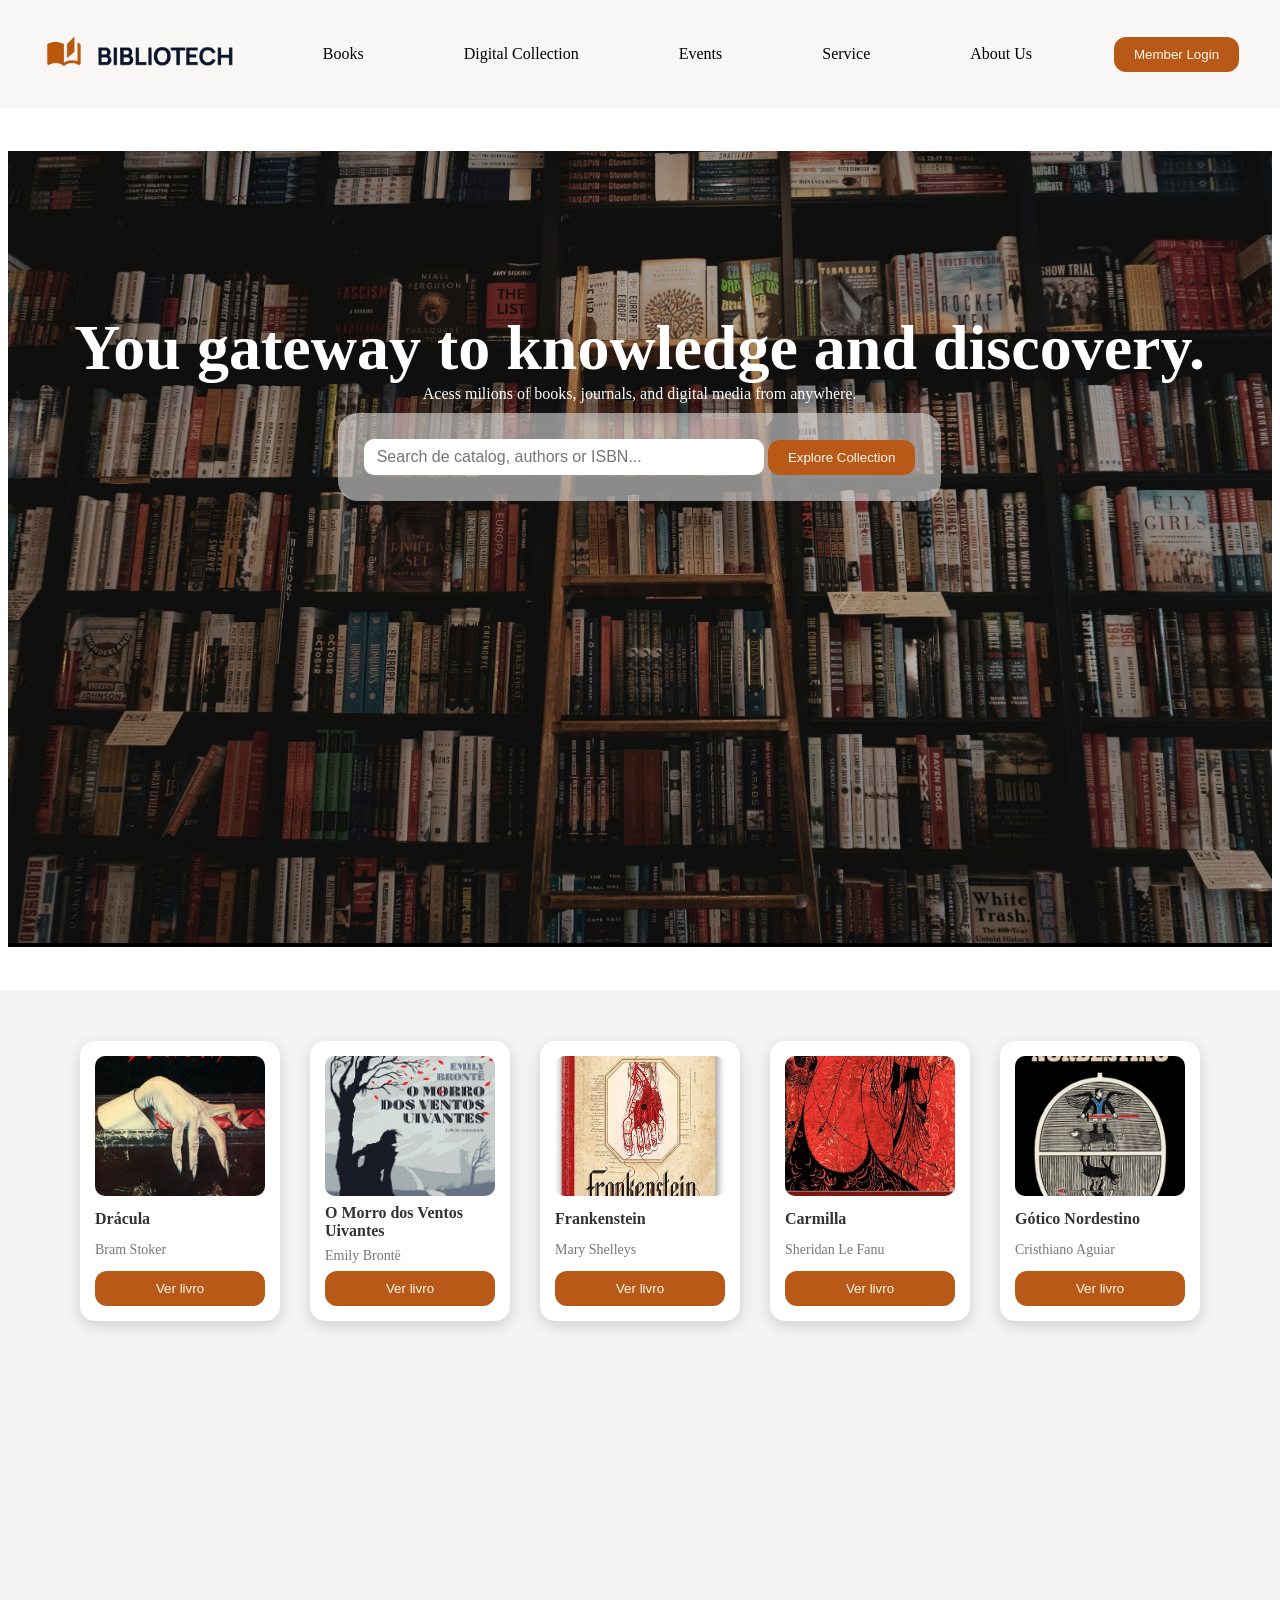
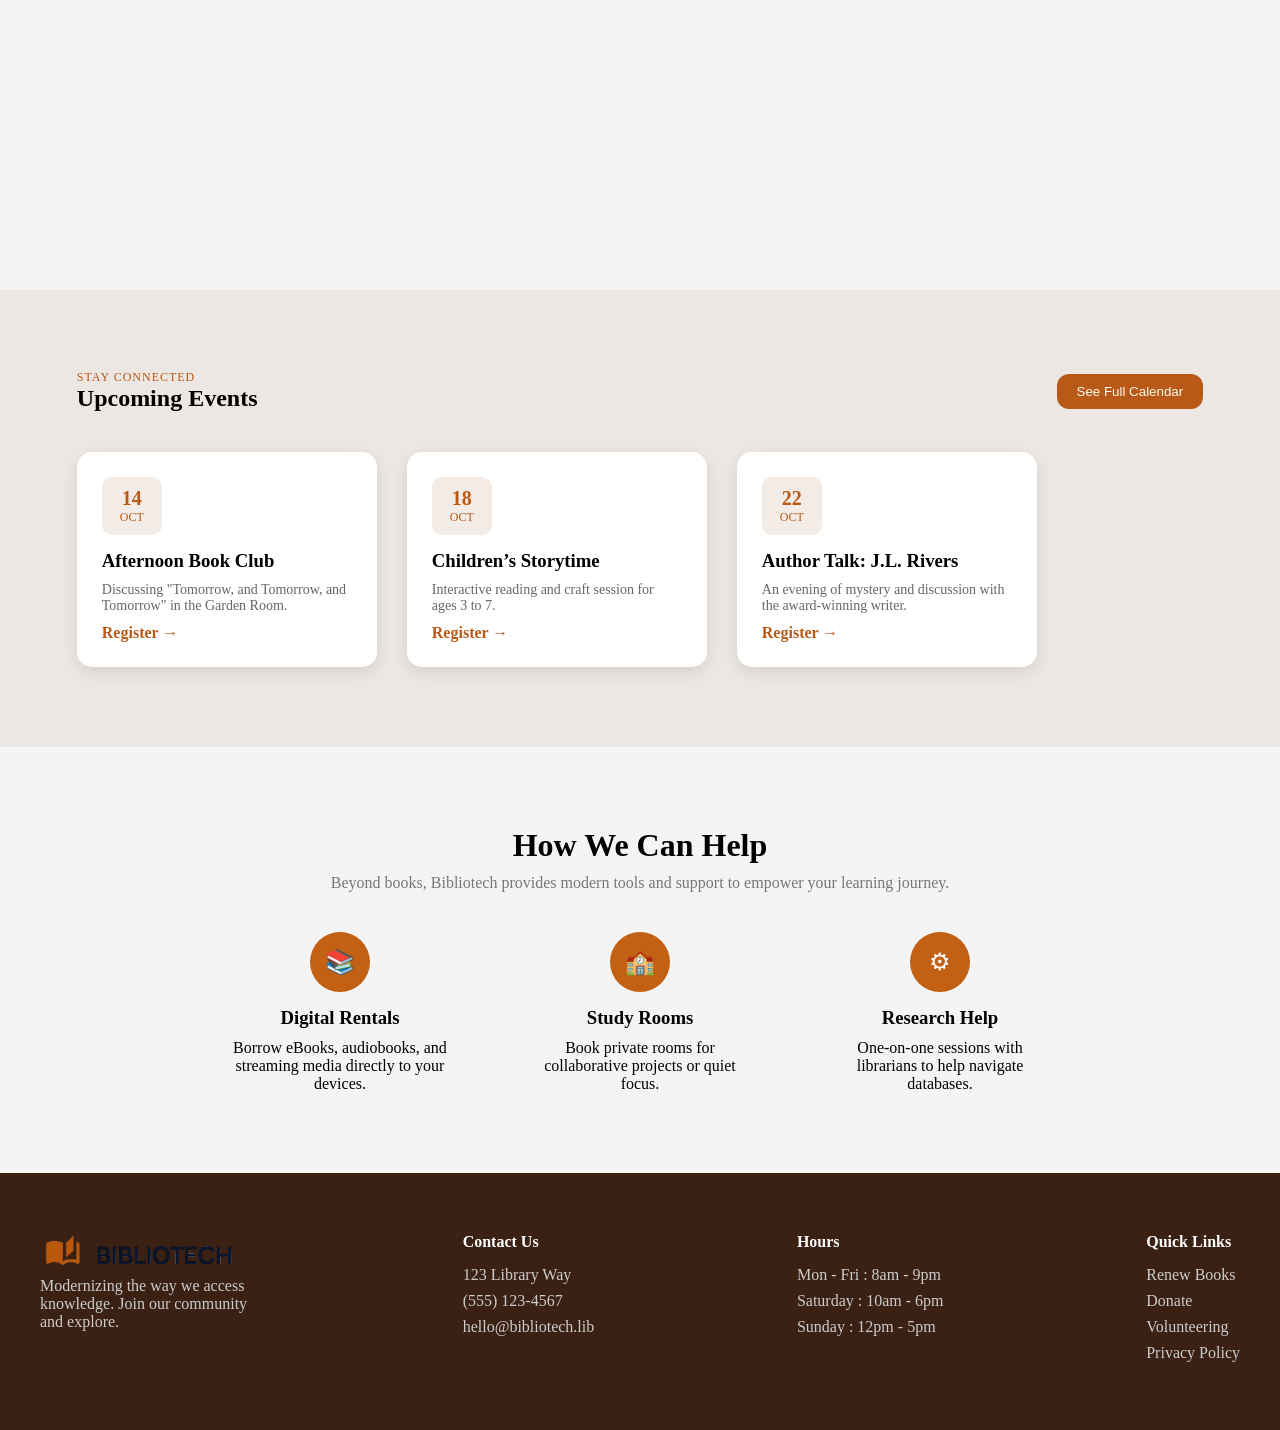
<file: Aula02-DWEB/index.html>
<!DOCTYPE html>
<html lang="en">
<head>
    <meta charset="UTF-8">
    <meta name="viewport" content="width=device-width, initial-scale=1.0">
    <title>Biblioteca SENAI</title>
    <link rel="stylesheet" href="style.css">
</head>
<body>
    <div class="cabecalho">

        <img class="logo" src="img/logo.png" alt="">
        <div class="itens">

        <p>Books</p>

        <p>Digital Collection</p>

        <p>Events</p>

        <p>Service</p>

        <p>About Us</p>
 </div>
    <input type="button" value="Member Login" class="botao">
 </div>
    <div class="hero">
        <div class="imagem">
            <img src="img/capa.jpeg" alt="">
        </div>
        <div class="descricao">
            <h1>You gateway to knowledge and discovery.</h1>
            <p>Acess milions of books, journals, and digital media from anywhere.</p>
            <div class="input_container">
            <input type="text" placeholder="Search de catalog, authors or ISBN..." class="pesquisa">
            <input type="button" value="Explore Collection" class="botao">
        </div>
    </div>
</div>

<div class="livros">

  <div class="card">
    <div class="capa">
        <img src="img/livro1.jpg" alt="">
    </div>
    <div class="titulo">Drácula</div>
    <div class="autor">Bram Stoker</div>
    <button class="botao">Ver livro</button>
</div>

 <div class="card">
    <div class="capa">
        <img src="img/livro2.jpg" alt="">
    </div>
    <div class="titulo">O Morro dos Ventos Uivantes</div>
    <div class="autor">Emily Brontë</div>
    <button class="botao">Ver livro</button>
</div>
 <div class="card">
    <div class="capa">
        <img src="img/livro3.jpg" alt="">
    </div>
    <div class="titulo">Frankenstein</div>
    <div class="autor">Mary Shelleys</div>
    <button class="botao">Ver livro</button>
</div>
<div class="card">
    <div class="capa">
        <img src="img/livro4.jpg" alt="">
    </div>
    <div class="titulo">Carmilla</div>
    <div class="autor">Sheridan Le Fanu</div>
    <button class="botao">Ver livro</button>
</div>
<div class="card">
    <div class="capa">
        <img src="img/livro5.jpg" alt="">
    </div>
    <div class="titulo">Gótico Nordestino</div>
    <div class="autor">Cristhiano Aguiar</div>
    <button class="botao">Ver livro</button>
</div>
</div>

<section class="eventos">

<div class="eventos-topo">

<div>
<p class="subtitulo">STAY CONNECTED</p>
<h2>Upcoming Events</h2>
</div>

<input type="button" value="See Full Calendar" class="botao">

</div>


<div class="eventos-container">

<div class="card-evento">

<div class="data">
<span>14</span>
<p>OCT</p>
</div>

<h3>Afternoon Book Club</h3>

<p class="descricao-evento">
Discussing "Tomorrow, and Tomorrow, and Tomorrow"
in the Garden Room.
</p>

<a href="#">Register →</a>

</div>


<div class="card-evento">

<div class="data">
<span>18</span>
<p>OCT</p>
</div>

<h3>Children’s Storytime</h3>

<p class="descricao-evento">
Interactive reading and craft session
for ages 3 to 7.
</p>

<a href="#">Register →</a>

</div>


<div class="card-evento">

<div class="data">
<span>22</span>
<p>OCT</p>
</div>

<h3>Author Talk: J.L. Rivers</h3>

<p class="descricao-evento">
An evening of mystery and discussion
with the award-winning writer.
</p>

<a href="#">Register →</a>

</div>

</div>

</section>
<section class="help">

<h2>How We Can Help</h2>
<p class="sub">
Beyond books, Bibliotech provides modern tools and support to empower your learning journey.
</p>

<div class="servicos">

<div class="servico">
<div class="icone">📚</div>
<h3>Digital Rentals</h3>
<p>Borrow eBooks, audiobooks, and streaming media directly to your devices.</p>
</div>

<div class="servico">
<div class="icone">🏫</div>
<h3>Study Rooms</h3>
<p>Book private rooms for collaborative projects or quiet focus.</p>
</div>

<div class="servico">
<div class="icone">⚙</div>
<h3>Research Help</h3>
<p>One-on-one sessions with librarians to help navigate databases.</p>
</div>

</div>

</section>


<footer class="footer">

<div class="footer-container">

<div class="footer-col">
<img class="logo"  src="img/logo.png" alt="">
<p>
Modernizing the way we access knowledge. Join our community and explore.
</p>
</div>

<div class="footer-col">
<h4>Contact Us</h4>
<p>123 Library Way</p>
<p>(555) 123-4567</p>
<p>hello@bibliotech.lib</p>
</div>

<div class="footer-col">
<h4>Hours</h4>
<p>Mon - Fri : 8am - 9pm</p>
<p>Saturday : 10am - 6pm</p>
<p>Sunday : 12pm - 5pm</p>
</div>

<div class="footer-col">
<h4>Quick Links</h4>
<p>Renew Books</p>
<p>Donate</p>
<p>Volunteering</p>
<p>Privacy Policy</p>
</div>

</div>

</footer>
</body>
</html>
</file>
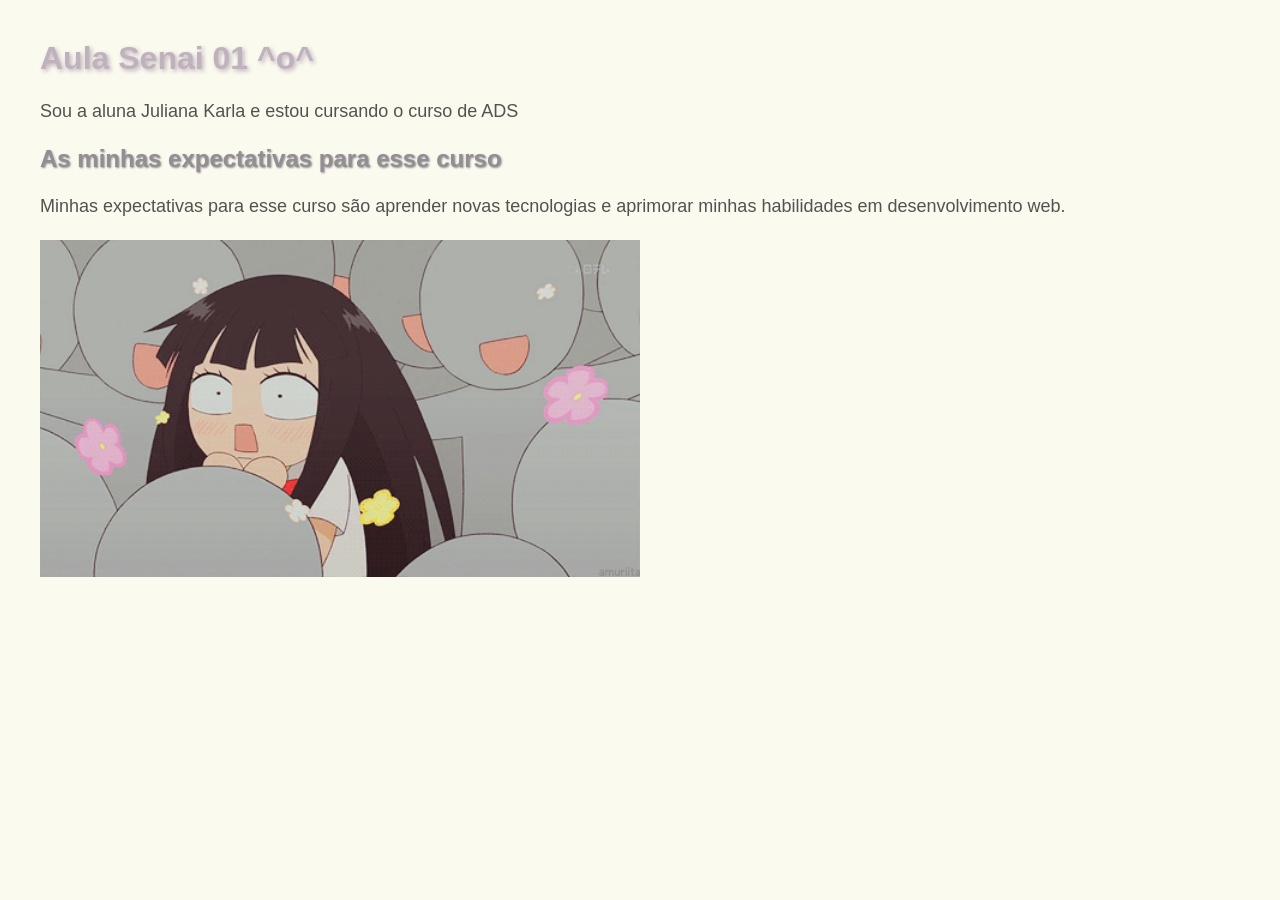
<file: Aula1-DWEB/index.html>
<!DOCTYPE html>
<html lang="en">
<head>
    <meta charset="UTF-8">
    <link rel="stylesheet" href="style.css">
    <meta name="viewport" content="width=device-width, initial-scale=1.0">
    <title>Aula 1</title>
</head>
<body>

   <div>
    <h1>Aula Senai 01 ^o^</h1>
   </div>

   <div>
    <p>Sou a aluna Juliana Karla e estou cursando o curso de ADS</p>
   </div>

   <div>
    <h2>As minhas expectativas para esse curso</h2>
   </div>

   <div>
    <p>Minhas expectativas para esse curso são aprender novas tecnologias e aprimorar minhas habilidades em desenvolvimento web.</p>
   </div>

   <div>
    <img src="img/gif.gif" alt="gif">
   </div>
</body>
</html>
</file>
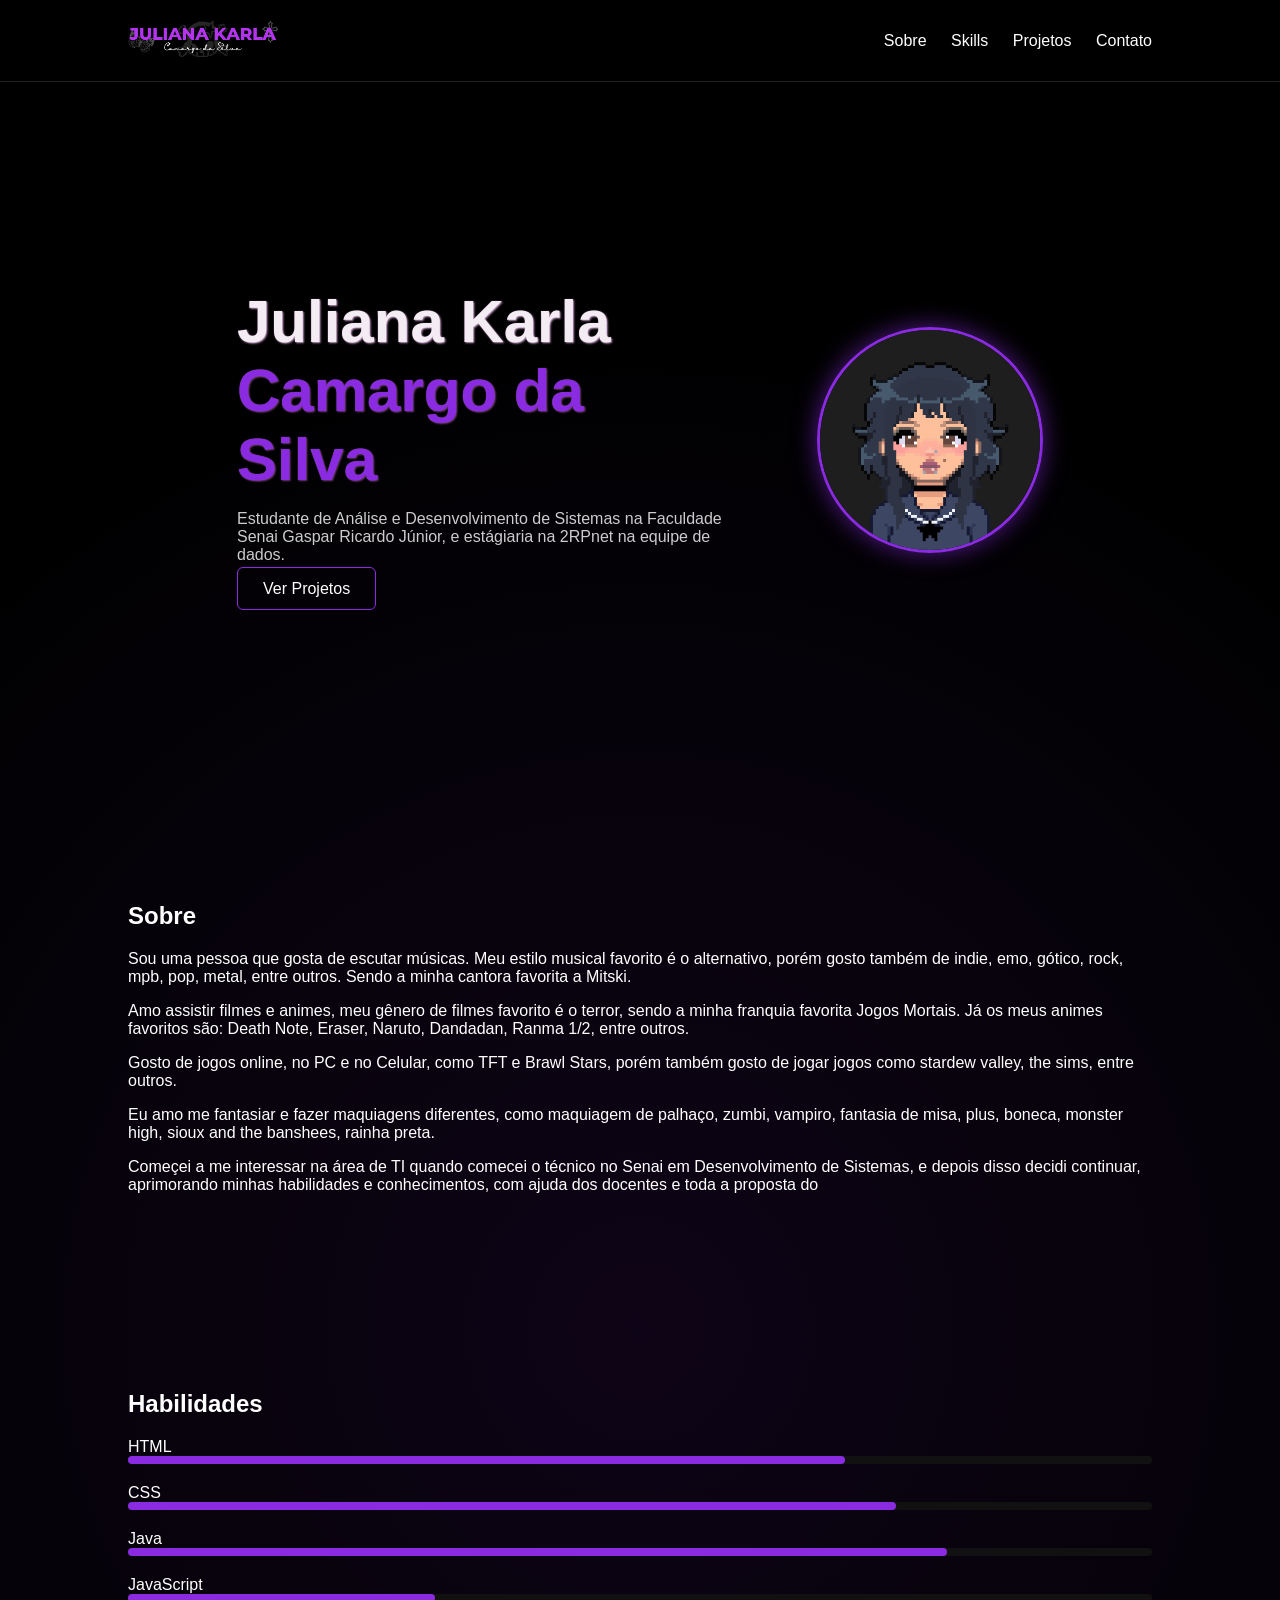
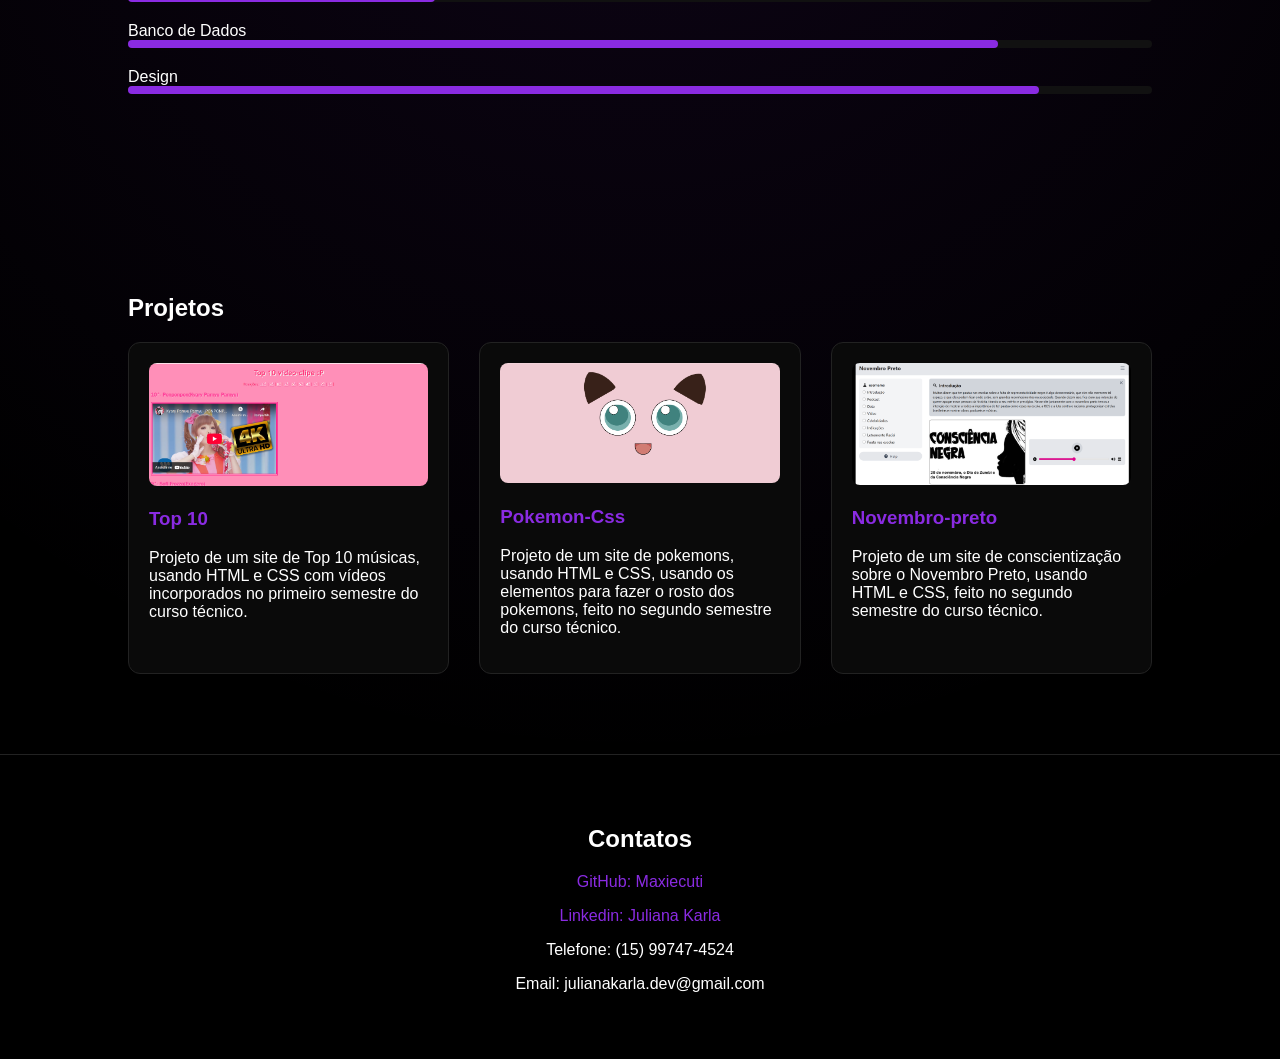
<file: Atv-DWEB/portifolio/index.html>
<!DOCTYPE html>
<html lang="pt-br">
<head>
<meta charset="UTF-8">
<title>Juliana | Portfólio</title>
<link rel="stylesheet" href="styles.css">
</head>

<body>

<nav>

<div class="logo"><img src="img/logo.png" alt=""></div>

<div class="menu">
<a href="#sobre">Sobre</a>
<a href="#skills">Skills</a>
<a href="#projetos">Projetos</a>
<a href="#contato">Contato</a>
</div>

</nav>


<header class="hero">

<div class="hero-container">

<div class="hero-text">

<h1 class="primeiro_nome">Juliana Karla</h1>
<h1 class="sobrenome">Camargo da Silva</h1>

<p>
Estudante de Análise e Desenvolvimento de Sistemas na Faculdade Senai Gaspar Ricardo Júnior, e estágiaria na 2RPnet na equipe de dados.
</p>

<a class="btn" href="#projetos">Ver Projetos</a>

</div>

<div class="hero-img">
<img src="img/eu.png" alt="Juliana">
</div>

</div>

</header>


<section id="sobre">

<h2>Sobre</h2>

<p>Sou uma pessoa que gosta de escutar músicas. Meu estilo musical favorito é o alternativo, porém gosto também de indie, emo, gótico, rock, mpb, pop, metal, entre outros. Sendo a minha cantora favorita a Mitski.</p>
<p>Amo assistir filmes e animes, meu gênero de filmes favorito é o terror, sendo a minha franquia favorita Jogos Mortais. Já os meus animes favoritos são: Death Note, Eraser, Naruto, Dandadan, Ranma 1/2, entre outros.</p>
<p>Gosto de jogos online, no PC e no Celular, como TFT e Brawl Stars, porém também gosto de jogar jogos como stardew valley, the sims, entre outros.</p>
<p>Eu amo me fantasiar e fazer maquiagens diferentes, como maquiagem de palhaço, zumbi, vampiro, fantasia de misa, plus, boneca, monster high, sioux and the banshees, rainha preta.</p>
<p>Começei a me interessar na área de TI quando comecei o técnico no Senai em Desenvolvimento de Sistemas, e depois disso decidi continuar, aprimorando minhas habilidades e conhecimentos, com ajuda dos docentes e toda a proposta do</p>
</section>


<section id="skills">

<h2>Habilidades</h2>

<div class="skill">

<span>HTML</span>
<div class="bar">
<div class="progress html"></div>
</div>

</div>

<div class="skill">

<span>CSS</span>
<div class="bar">
<div class="progress css"></div>
</div>

</div>

<div class="skill">

<span>Java</span>
<div class="bar">
<div class="progress java"></div>
</div>

</div>

<div class="skill">

<span>JavaScript</span>
<div class="bar">
<div class="progress javascript"></div>
</div>

</div>

<div class="skill">

<span>Banco de Dados</span>
<div class="bar">
<div class="progress bancodedados"></div>
</div>

</div>

<div class="skill">

<span>Design</span>
<div class="bar">
<div class="progress design"></div>
</div>

</div>

</section>


<section id="projetos">

<h2>Projetos</h2>

<div class="grid">

<div class="card">

<img src="img/top10.png">

<h3><a href="https://maxiecuti.github.io/videos-incorporados/" target="_blank">Top 10</a></h3>

<p>
Projeto de um site de Top 10 músicas, usando HTML e CSS com vídeos incorporados no primeiro semestre do curso técnico.
</p>

</div>

<div class="card">

<img src="img/pokemonCss.png">

<h3><a href="https://maxiecuti.github.io/pokemon-css/jigglypuff/" target="_blank">Pokemon-Css</a></h3>

<p>
Projeto de um site de pokemons, usando HTML e CSS, usando os elementos para fazer o rosto dos pokemons, feito no segundo semestre do curso técnico.
</p>

</div>

<div class="card">

<img src="img/novembro-preto.png">

<h3><a href="https://maxiecuti.github.io/novembro-preto/novembro-preto" target="_blank">Novembro-preto</a></h3>

<p>
Projeto de um site de conscientização sobre o Novembro Preto, usando HTML e CSS, feito no segundo semestre do curso técnico.
</p>

</div>

</div>

</section>


<footer id="contato">

<h2>Contatos</h2>

<p><a href="https://github.com/maxiecuti" target="_blank">GitHub: Maxiecuti</a></p>

<p><a href="https://www.linkedin.com/in/juliana-karla-camargo-da-silva-1abb6b323/" target="_blank">Linkedin: Juliana Karla</a></p>

<p>Telefone: (15) 99747-4524</p>

<p>Email: julianakarla.dev@gmail.com</p>

</footer>

</body>
</html>
</file>
<file: Aula02-DWEB/style.css>
*{
    margin: 0;
    padding: 0;
    box-sizing: border-box;
}

.cabecalho{
    display: flex;
    justify-content: space-around;
    align-items: center;
    background-color: #F8F7F5;
    height: 12vh;

}

.itens{
    display: flex;
    gap: 100px;
}

.botao{
    background-color: #B95917;
    color: #fafaef;
    border-radius: 12px;
    border: none;
    padding: 10px 20px;
}

.logo{
    width: 200px;

}

.imagem img{
    width: 98.8vw ;
    height: 88vh;
    object-fit: cover;
    opacity: 70%;
    z-index: 2;
}

.imagem{
    background-color: black;
    z-index: 1;
}

.descricao{
    width: 98.5vw;
    height: 88vh;
    z-index: 3;
    display: flex;
    align-items: center;
    justify-content: center;
    position: absolute;
    top: 10px;
    right: 10px;
    color: white;
    flex-direction: column;
}

.hero{
    width: 100vw;
    height: 98vh;
    justify-content: center;
    align-items: center;
    display: flex;
    flex-direction: column;
    gap: 10px;
}

.hero h1{
    color: white;
    font-weight: 800;
    font-size: 4rem;
}

.hero p{
    color: white;
}

.pesquisa{
    padding: 1vh 5vh 1vh 1vw;
    width: 400px;
    border: none;
    outline: orange;
    font-size: 1rem;
    border-radius: 10px;
}

.input_container{
    margin-top: 10px;
    padding: 2vw;
    border-radius: 20px;
    background-color: rgba(213, 213, 213, 0.628);
}

.livros{
    min-height: 100vh;
    padding: 4vw;
    display: flex;
    gap: 30px;
    flex-wrap: wrap;
    justify-content: center;
    background-color: #f4f4f4;
}

.card{
    background-color: white;
    width: 200px;
    height: 280px;
    border-radius: 15px;
    padding: 15px;
    color: #333;
    display: flex;
    flex-direction: column;
    justify-content: space-between;
    box-shadow: 0px 5px 15px rgba(0,0,0,0.15);
    transition: 0.2s;
}

.card:hover{
    transform: translateY(-5px);
    box-shadow: 0px 10px 20px rgba(0,0,0,0.25);
}

.capa{
    height: 140px;
    background-color: #d6d6d6;
    border-radius: 10px;
}

.capa img{
    width: 100%;
    height: 140px;
    object-fit: cover;
    border-radius: 10px;
}

.titulo{
    font-weight: bold;
    font-size: 16px;
}

.autor{
    font-size: 14px;
    color: #777;
}

.card .botao{
    width: 100%;
}

/* EVENTOS */

.eventos{
background:#ece7e2;
padding:80px 6vw;
}

.eventos-topo{
display:flex;
justify-content:space-between;
align-items:center;
margin-bottom:40px;
}

.subtitulo{
color:#B95917;
font-size:12px;
letter-spacing:1px;
}

.eventos-container{
display:flex;
gap:30px;
flex-wrap:wrap;
}

.card-evento{
background:white;
padding:25px;
border-radius:15px;
width:300px;
box-shadow:0px 5px 15px rgba(0,0,0,0.1);
transition:0.2s;
}

.card-evento:hover{
transform:translateY(-5px);
box-shadow:0px 10px 20px rgba(0,0,0,0.2);
}

.data{
background:#f3ebe6;
width:60px;
text-align:center;
border-radius:10px;
padding:10px;
margin-bottom:15px;
}

.data span{
font-size:20px;
font-weight:bold;
color:#B95917;
}

.data p{
font-size:12px;
margin:0;
color:#B95917;
}

.descricao-evento{
font-size:14px;
color:#666;
margin:10px 0;
}

.card-evento a{
color:#B95917;
text-decoration:none;
font-weight:bold;
}

.help{
text-align:center;
padding:80px 20px;
background:#f4f4f4;
}

.help h2{
font-size:32px;
margin-bottom:10px;
}

.sub{
color:#777;
margin-bottom:40px;
}

.servicos{
display:flex;
justify-content:center;
gap:80px;
}

.servico{
max-width:220px;
}

.icone{
background:#c26014;
color:white;
width:60px;
height:60px;
border-radius:50%;
display:flex;
align-items:center;
justify-content:center;
font-size:24px;
margin:auto;
margin-bottom:15px;
}

.servico h3{
margin-bottom:10px;
}

/* FOOTER */

.footer{
background:#3a2114;
color:white;
padding:60px 40px;
}

.footer-container{
display:flex;
justify-content:space-between;
}

.footer-col{
max-width:220px;
}

.footer-col h4{
margin-bottom:15px;
}

.footer-col p{
color:#ccc;
margin-bottom:8px;
}
</file>
<file: Aula1-DWEB/style.css>
body{
    font-family: Arial, Helvetica, sans-serif;
    background-color: #FAFAEF;
    margin: 40px;
}

h1{
    color: #b2a1b1;
    opacity: 0.8;
    text-shadow: #b2a1b1 2px 2px 4px;
}

h2{
    color: #898388;
    opacity: 0.9;
    text-shadow: #898388 1px 1px 2px;
}

p{
    color: #555151;
    line-height: 1.5;
    font-size: 18px;
}

img{
    width: 600px;
    height: auto;
    display: block;
    margin-top: 20px;
}
</file>
<file: Atv-DWEB/portifolio/styles.css>
body{

background:#000;
color:white;
font-family:Arial;
margin:0;

background-image:
radial-gradient(circle at center, rgba(138,43,226,0.1) 0%, transparent 70%);

}

/* NAV */

nav{

display:flex;
justify-content:space-between;
align-items:center;
padding:20px 10%;
border-bottom:1px solid #222;

}

.logo{

color:#7c28ca;

}

.menu a{

margin-left:20px;
text-decoration:none;
color:white;
transition:0.3s;

}

.menu a:hover{

color:#8A2BE2;

}

/* HERO */

.hero{

height:80vh;
display:flex;
flex-direction:column;
justify-content:center;
align-items:center;
text-align:center;

}

.hero h1{

font-size:60px;
margin:0;

}

.hero p{

max-width:500px;
opacity:0.8;

}

.btn{

margin-top:20px;
padding:12px 25px;
border:1px solid #8A2BE2;
color:white;
text-decoration:none;
border-radius:6px;
transition:0.3s;

}

.btn:hover{

background:#340064;

}

/* SEÇÕES */

section{

padding:80px 10%;

}

/* SKILLS */

.skill{

margin-bottom:20px;

}

.bar{

background:#111;
height:8px;
border-radius:10px;

}

.progress{

height:8px;
background:#8A2BE2;
border-radius:10px;

}

.html{

width:70%;

}

.css{

width:75%;

}

.java{

width:80%;

}

.javascript{
width:30%;
}

.bancodedados{
width: 85%;
}

.design{
width: 89%;
}

/* PROJETOS */

.grid{

display:grid;
grid-template-columns:repeat(auto-fit,minmax(250px,1fr));
gap:30px;

}

.card{

background:#0a0a0a;
border:1px solid #222;
padding:20px;
border-radius:12px;
transition:0.3s;
}

a {
    color: #8A2BE2; 
    text-decoration: none;
}

a:hover {
    text-decoration: underline;
    color: #7c28ca;
}

.card:hover{

transform:translateY(-5px);
box-shadow:0 0 20px rgba(138,43,226,0.4);

}

.card img{

width:100%;
border-radius:8px;

}

.primeiro_nome{
color:#f3ecf3;
text-shadow: #c8a0c8 1px 1px 2px, #785278 0px 0px 1px;
}

.sobrenome{
color:#8A2BE2;
text-shadow: #693b69 1px 1px 2px, #785278 0px 0px 1px;
}

/* CONTAINER DO HERO COM FOTO */

.hero-container{
display:flex;
align-items:center;
justify-content:center;
gap:80px;
flex-wrap:wrap;
padding:0 10%;
}

/* TEXTO DO HERO */

.hero-text{
max-width:500px;
text-align:left;
}

/* FOTO REDONDA */

.hero-img img{
width:220px;
height:220px;
object-fit:cover;
border-radius:50%;
border:3px solid #8A2BE2;
box-shadow:0 0 25px rgba(138,43,226,0.6);
animation:flutuar 4s ease-in-out infinite;
}

/* ANIMAÇÃO DA FOTO */

@keyframes flutuar{

0%{transform:translateY(0);}
50%{transform:translateY(-10px);}
100%{transform:translateY(0);}

}

.logo img{
width:150px; 
}

/* FOOTER */

footer{

padding:50px;
text-align:center;
border-top:1px solid #222;

}
</file>
